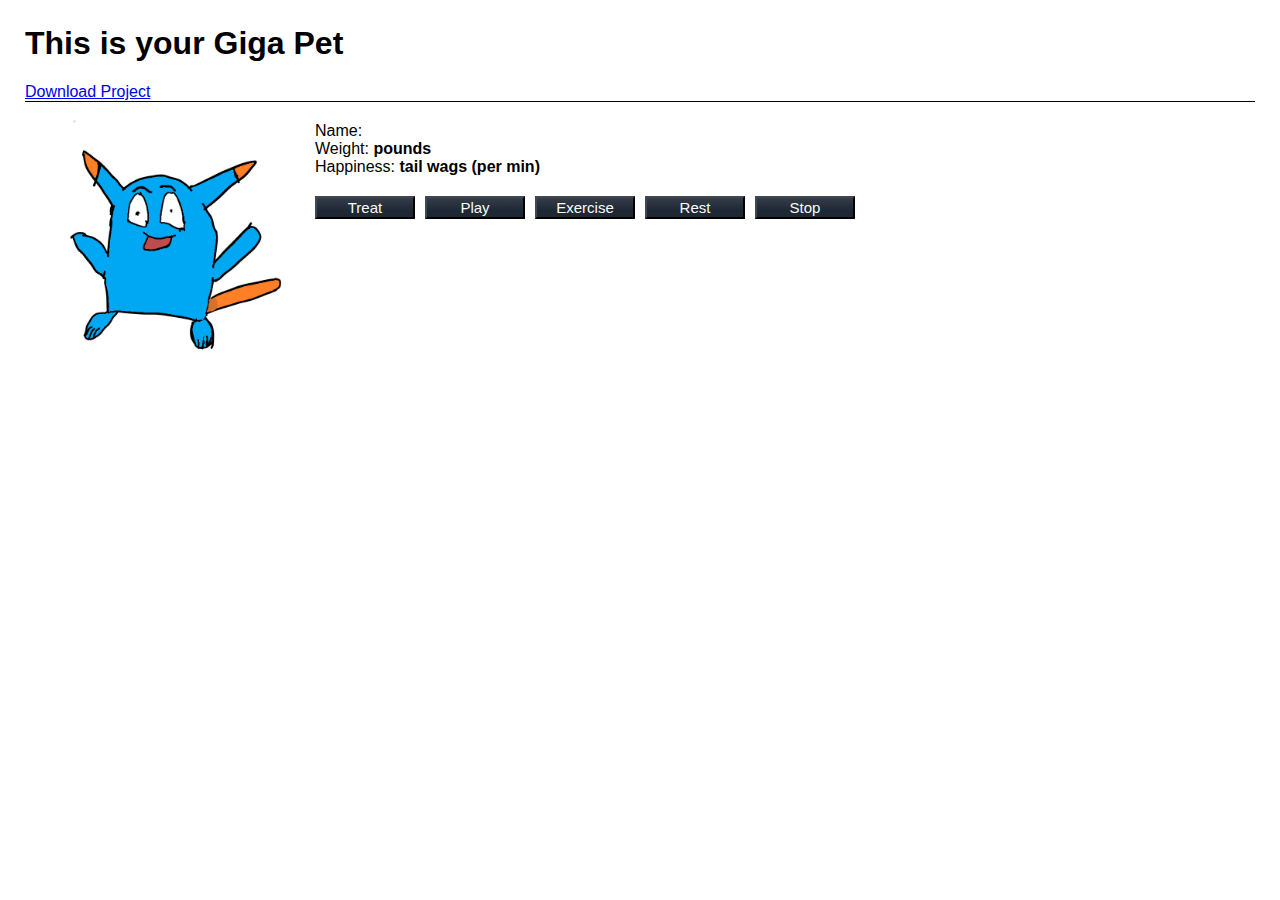
<file: Project2/index.html>
<!DOCTYPE html>
<html>
  <head>
    <title>Your Giga Pet</title>
    <meta name="description" content="484 Project 2">
    <link id="favicon" rel="icon" href="https://glitch.com/edit/favicon-app.ico" type="image/x-icon">
    <meta charset="utf-8">
    <meta http-equiv="X-UA-Compatible" content="IE=edge">
    <meta name="viewport" content="width=device-width, initial-scale=1">
    <script src="script.js" defer></script>
    <link rel="stylesheet" href="style.css">
  </head>
  <body>
    <header>
      <h1>
        This is your Giga Pet
      </h1>

      <a href="danielSanandajProject2.zip" download>Download Project</a>
    </header>

    <main>
      <audio  id="soundEffect">
        <source src="assets/buttonclick.mp3" type="audio/mpeg">
        Your browser does not support the audio element.
        </audio>
      <section class="pet-image-container">
         <!-- Replace pet image with your own pet image -->
        <img class="pet-image" id="pet-image" src="assets/baseGigaPet.png">
      </section>
      <section class="dashboard">
        <div>Name: <strong><span class="name"></span></strong></div>
        <div>Weight: <strong><span class="weight"></span> pounds</strong></div>
        <div>Happiness: <strong><span class="happiness"></span> tail wags (per min)</strong></div>
        <div class="button-container">
          <button onclick="play()" class="treat-button">
            Treat
          </button>
          <button onclick="play()" class="play-button">
            Play
          </button>
          <button onclick="play()" class="exercise-button">
            Exercise
          </button>
          <button onclick="play()" class="rest-button">
            Rest
          </button>
          <button onclick="play()" class="stop-button">
            Stop
          </button>
        </div>
      </section>
      <section class="notification-area-container">
        <span class="notification">

        </span>
      </section>
    </main>

    <!-- Your web-app is https, so your scripts need to be too -->
    <script src="https://code.jquery.com/jquery-2.2.1.min.js"
            integrity="sha256-gvQgAFzTH6trSrAWoH1iPo9Xc96QxSZ3feW6kem+O00="
            crossorigin="anonymous"></script>
  </body>
</html>
</file>
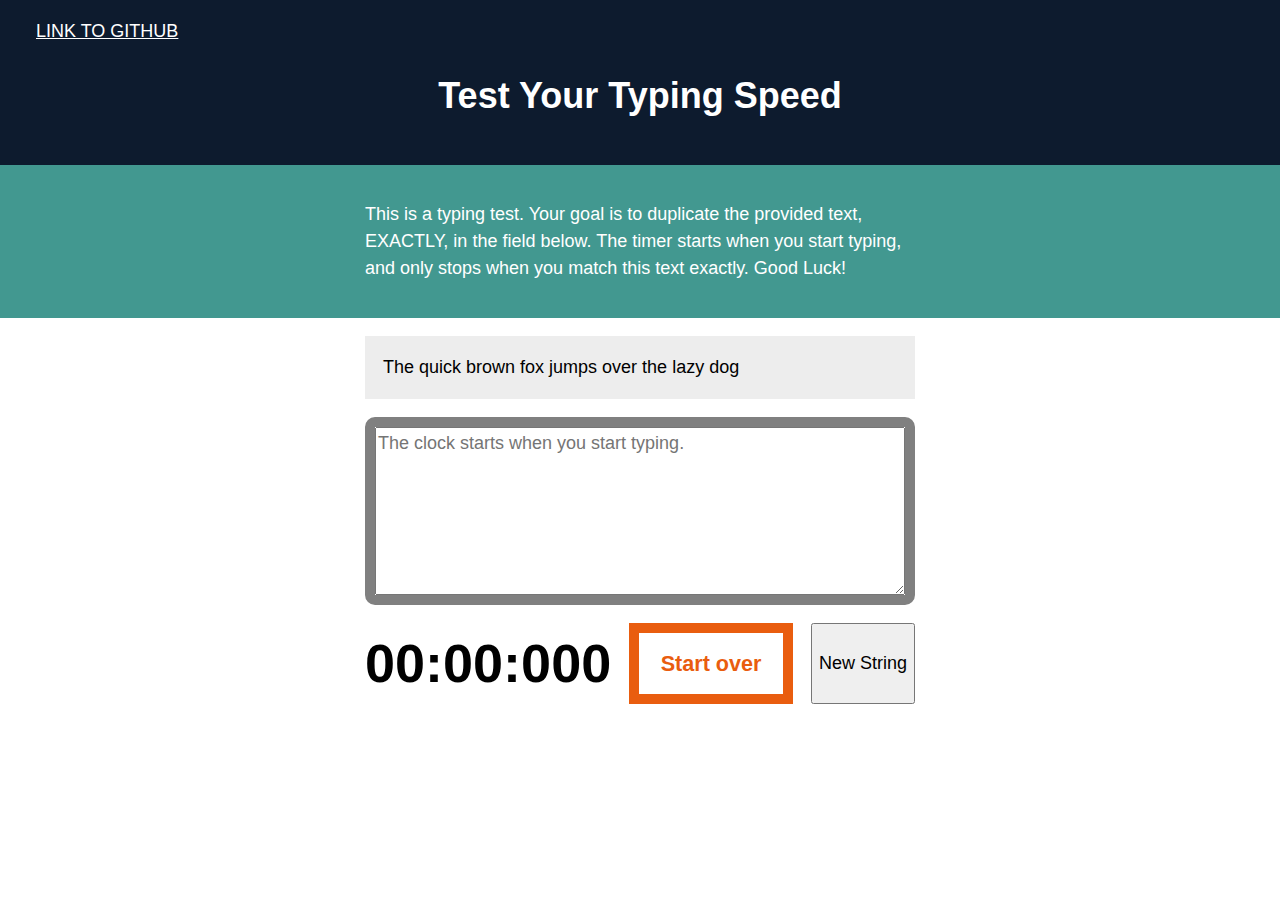
<file: Project3/index.html>
<!DOCTYPE html>
<html lang="en-US">

<head>
    <meta charset="UTF-8">
    <meta name="viewport" content="width=device-width, initial-scale=1">
    <title>Timed Typing Test App</title>
    <!--
    <link rel="stylesheet" href="//fonts.googleapis.com/css?family=Source+Sans+Pro:400,400i,700,700i,900,900i" type="text/css" media="all">
    -->
    <link rel="stylesheet" href="style.css">
</head>

<body>
    <header class="masthead">
        <a href="https://github.com/Dund0/danielsanandajwebsite/tree/master/Project3" target="_blank">LINK TO GITHUB</a>
        <h1>Test Your Typing Speed</h1>
    </header>
    <main class="main">
        <article class="intro">
            <p>This is a typing test. Your goal is to duplicate the provided text, EXACTLY, in the field below. The timer starts when you start typing, and only stops when you match this text exactly. Good Luck!</p>
        </article><!-- .intro -->
        <section class="test-area">
            <div id="origin-text">
                <p></p>
            </div><!-- #origin-text -->

            <div class="test-wrapper">
                <textarea id="test-area" name="textarea" rows="6" placeholder="The clock starts when you start typing."></textarea>
            </div><!-- .test-wrapper -->

            <div class="meta">
                <section id="clock">
                    <div class="timer">00:00:000</div>
                </section>

                <button id="reset">Start over</button>

                <button id="new">New String</button>
            </div><!-- .meta -->

            <div>
                <section class="meta">
                    <p id="errors"></p>
                </section>
            </div>
            <div>
                <section>
                    <p id="wpm"></p>
                </section>
            </div>
        </section><!-- .test-area -->
    </main>

    <script src="script.js" async></script>
</body>

</html>
</file>
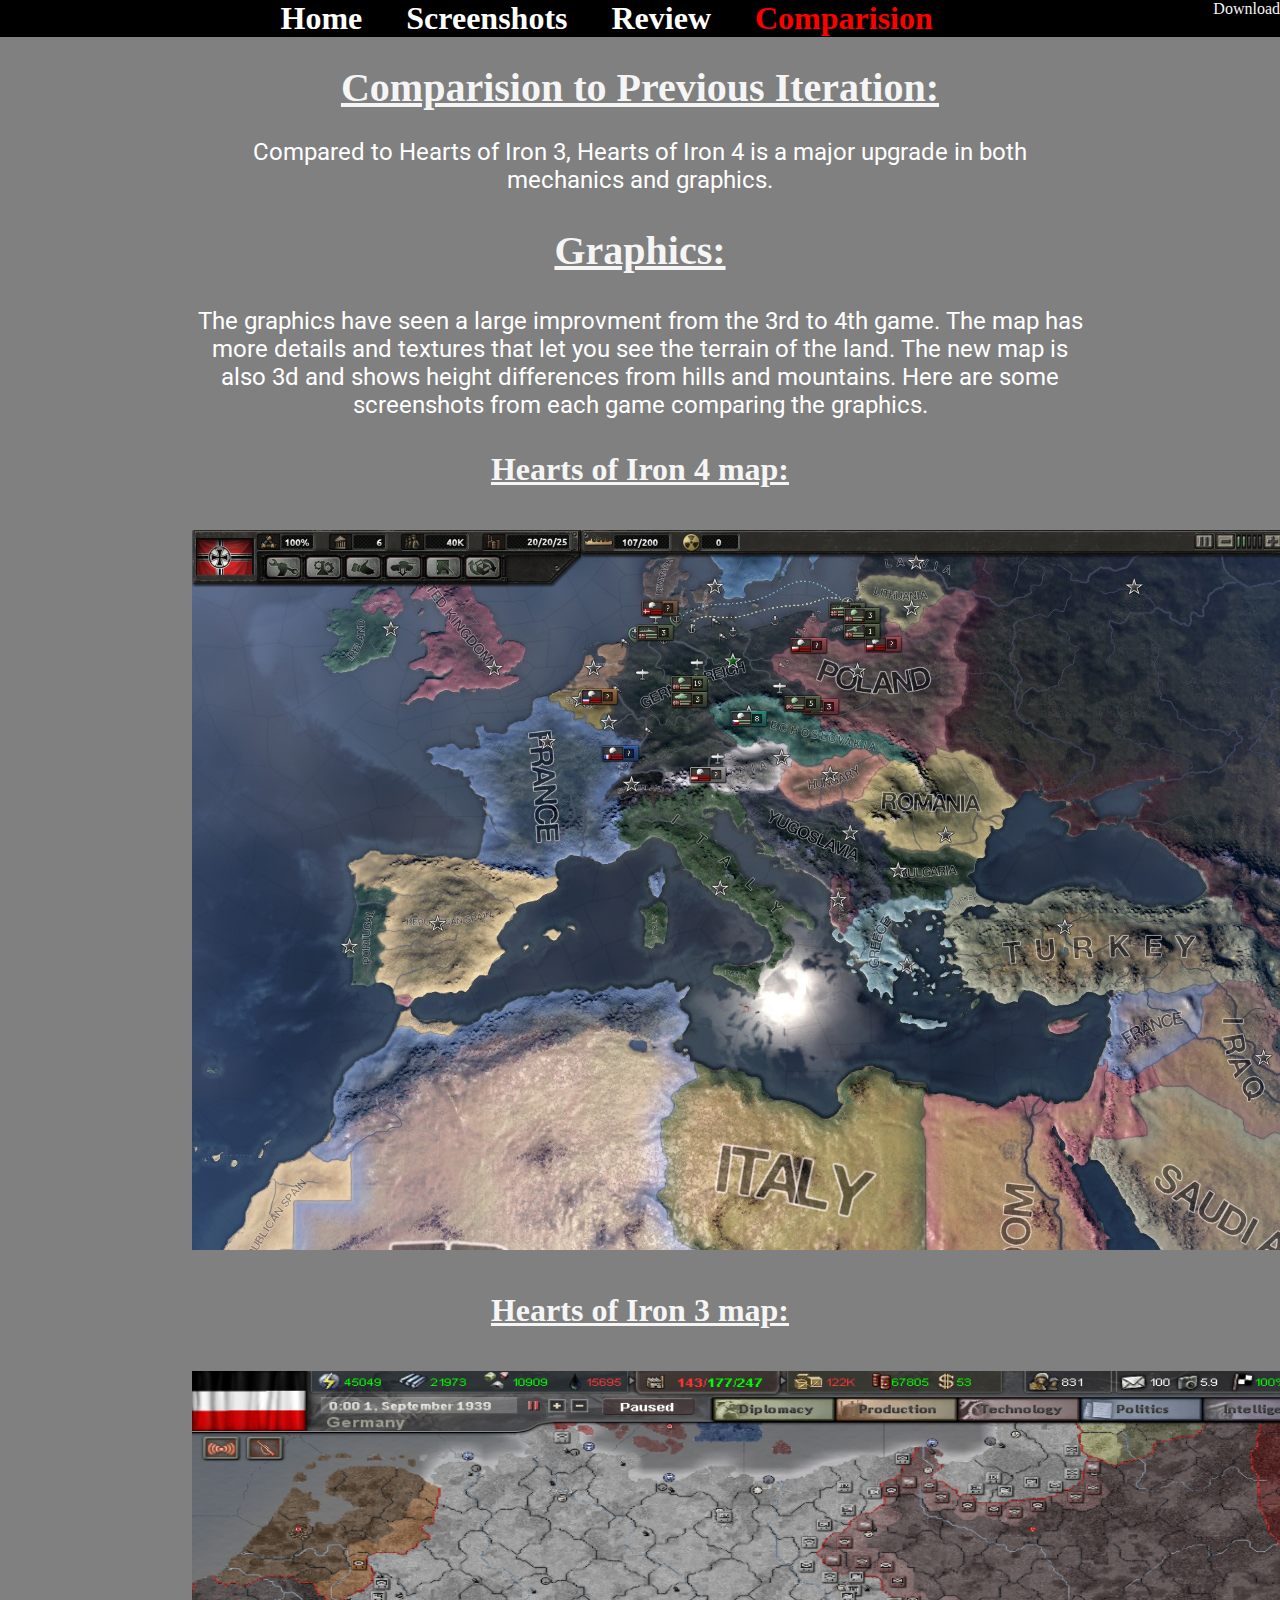
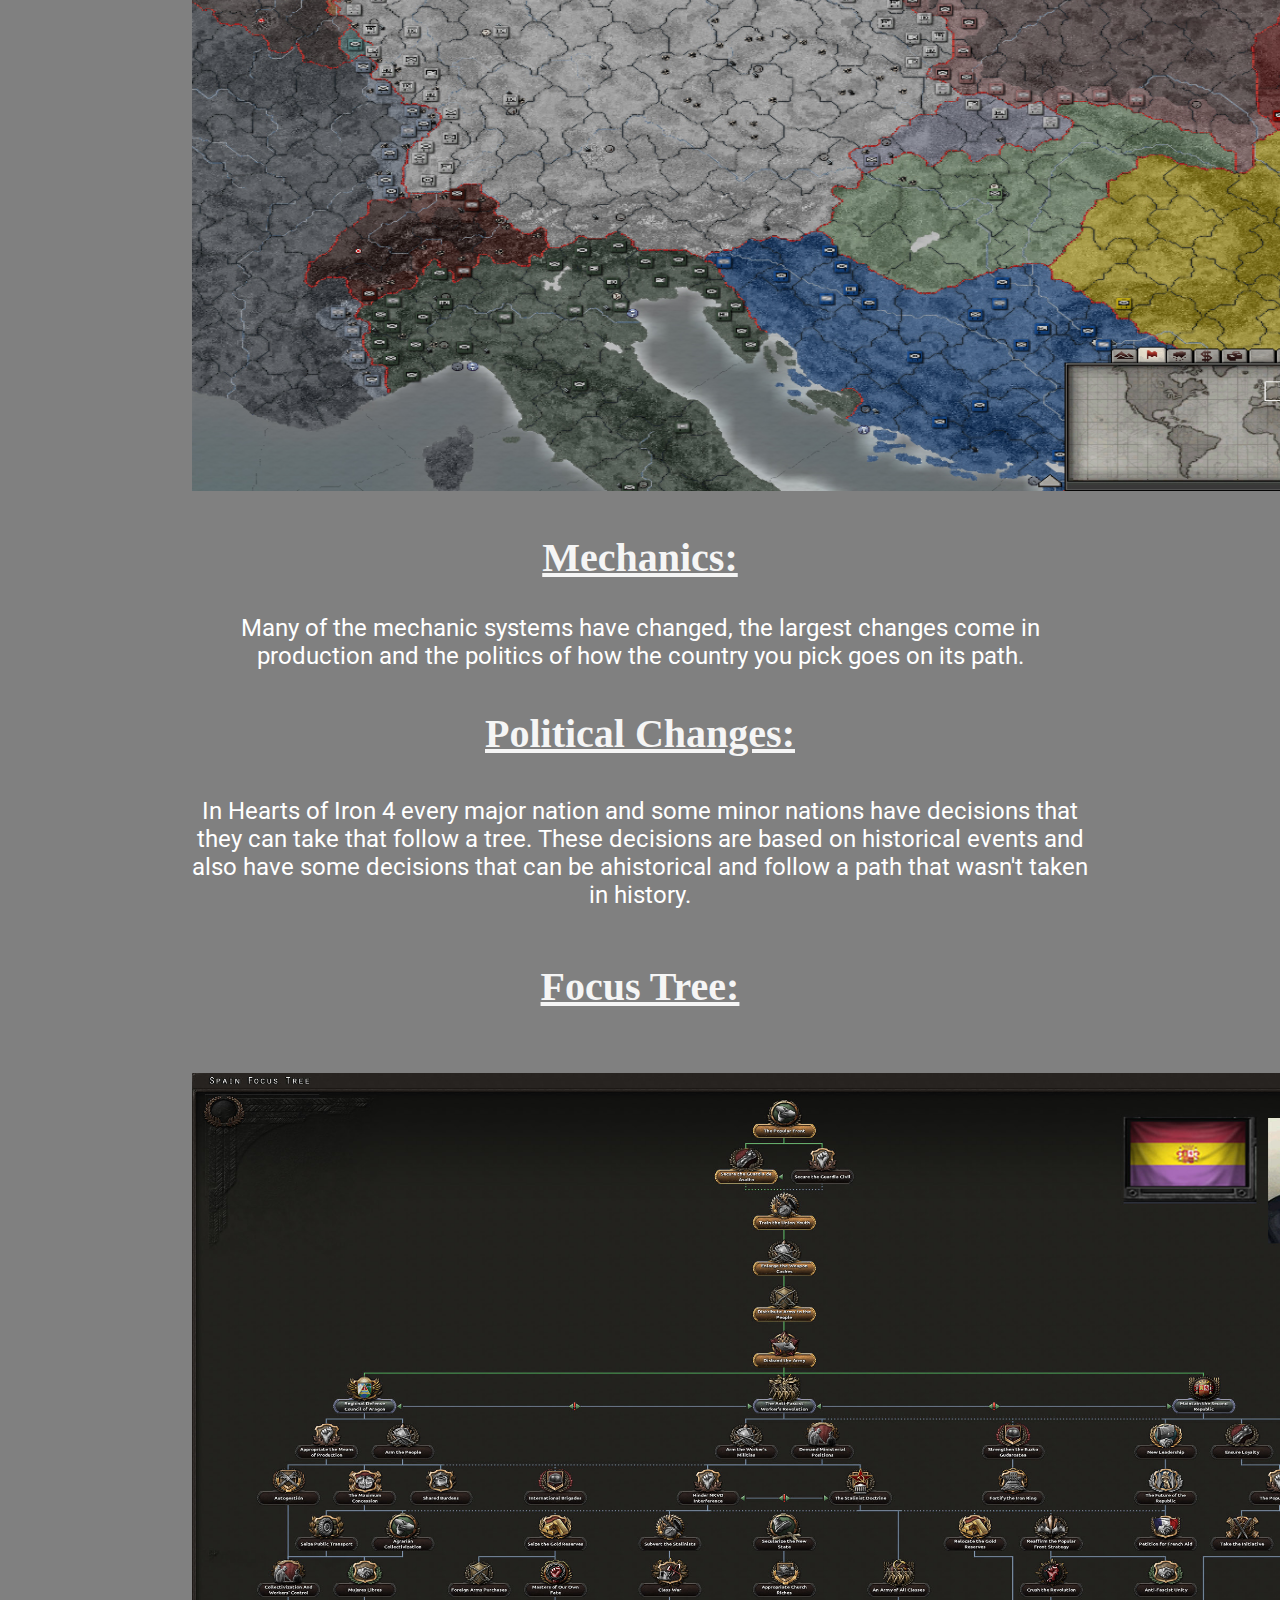
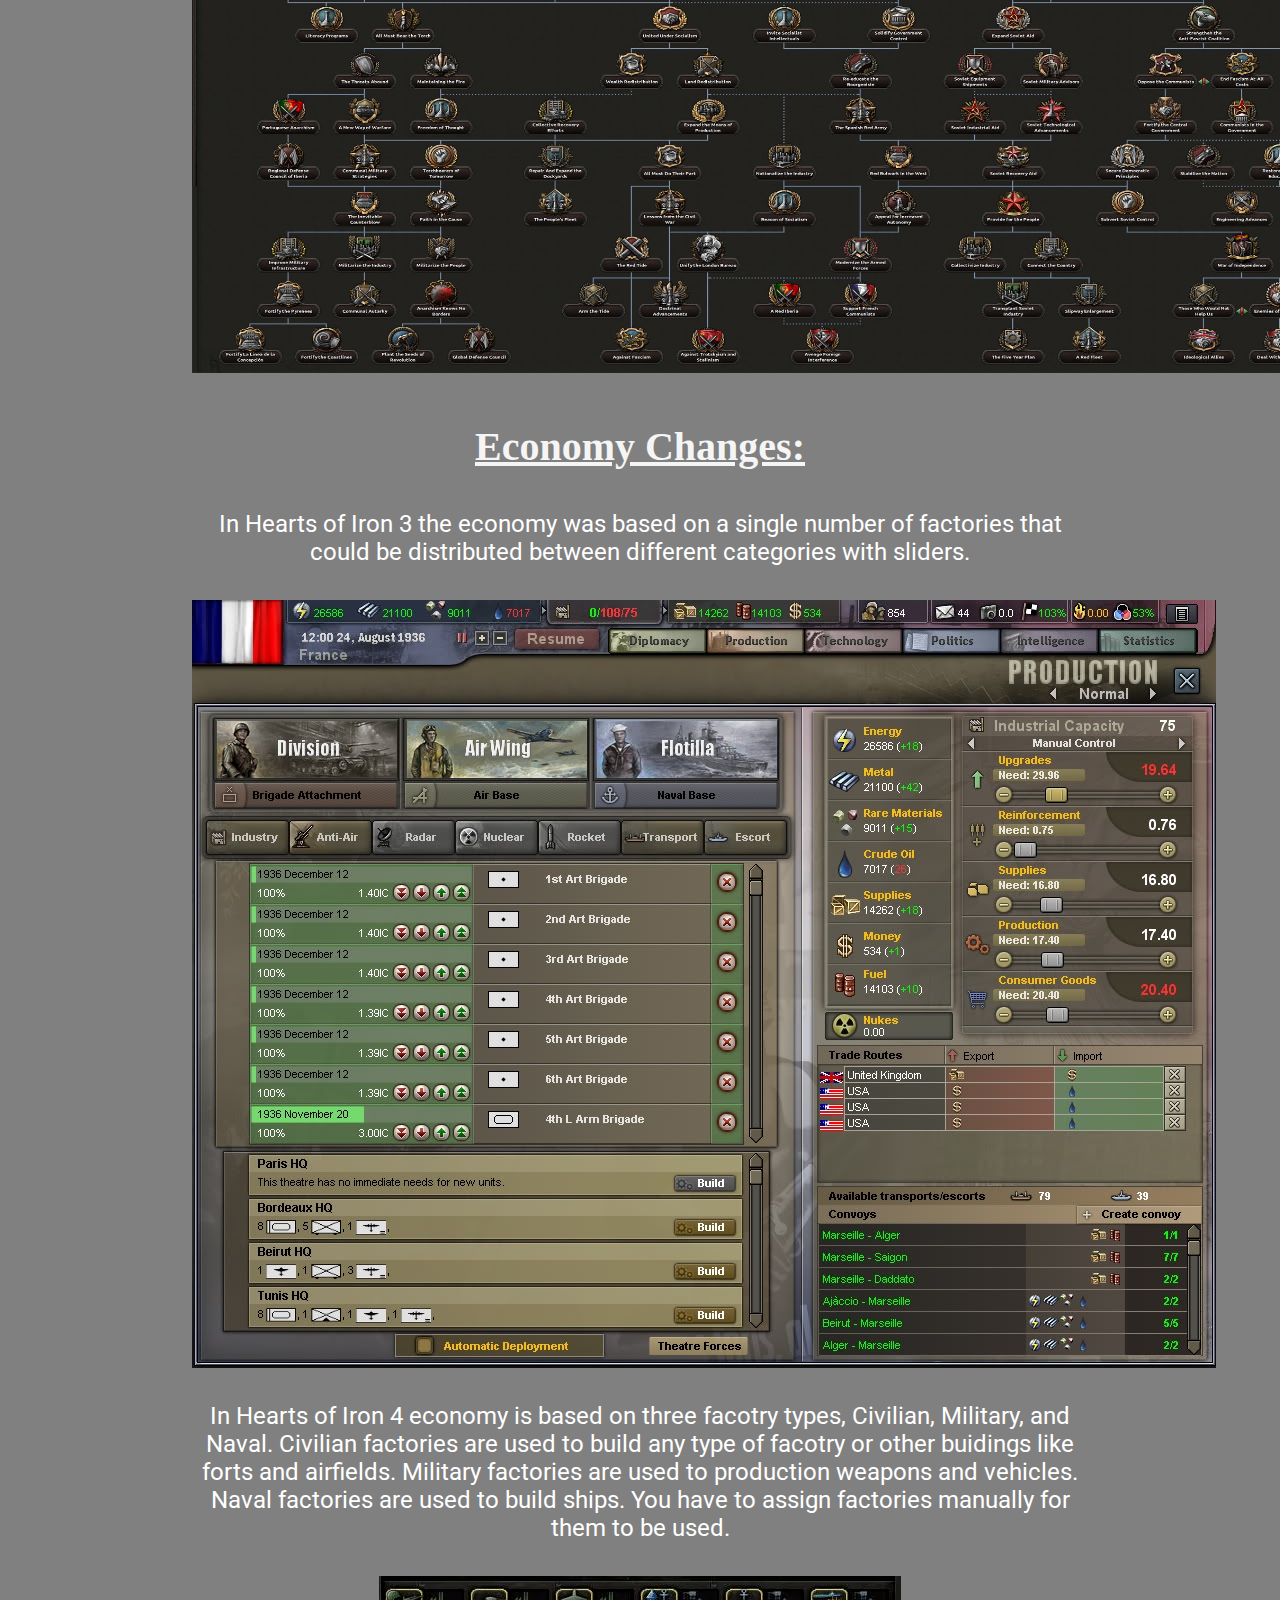
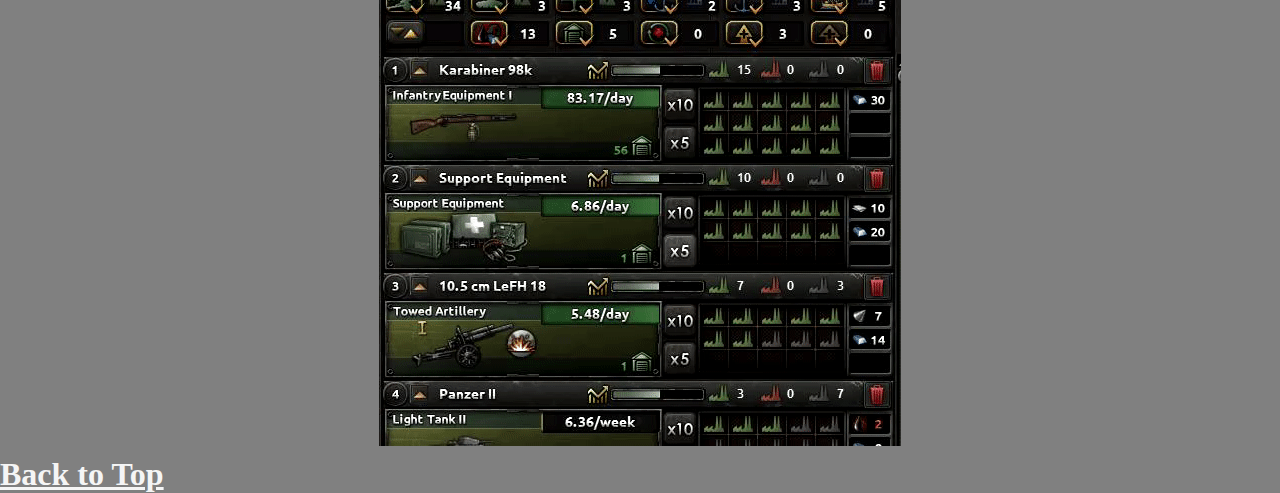
<file: Project1/comparision.html>
<!DOCTYPE html>
<html>
    <head>
        <!--link css files-->
        <link rel="stylesheet" type="text/css" href="styles.css">
        <title>
            Hearts of Iron 4 by Daniel Sanandaj
        </title>
        <!--create title picture-->
        <link rel="icon" href="assets\titleLogo.png" type = "image/x-icon">
        <!--link google font-->
        <link href="https://fonts.googleapis.com/css?family=Roboto&display=swap" rel="stylesheet">
    </head>
    
    <body>
        <div class="topBar" role="banner">
            <header>
                <!--navigation bar-->
                <nav class="NavBar" role="navigation">
                    <ul id="menu">
                        <li><a class="NavBarItem" href="index.html">Home</a></li>
                        <li><a class="NavBarItem" href="screenshots.html">Screenshots</a></li>
                        <li><a class="NavBarItem" href="review.html">Review</a></li>
                        <li><a class="NavBarItemCurrent" href="comparision.html">Comparision</a></li>
                        <!--Link to download files-->
                        <li><a class="NavBarItemRight" href="Project1DanielSanandaj.zip" download>Download</a></li>
                    </ul>
                </nav>
            </header>
        </div>

        <div class="mainBody">
            <div class="description">
                <h1 class="descriptionTitle">Comparision to Previous Iteration:</h1>
                <p class="descriptionText">Compared to Hearts of Iron 3, Hearts of Iron 4 is a major upgrade in both mechanics and graphics.</p>
            </div>
            <div class="description">
                <h2 class="descriptionTitle">Graphics:</h2>
                <p class="descriptionText">The graphics have seen a large improvment from the 3rd to 4th game. The map has more details and textures that let you see the terrain of the land. The new map is also 3d and shows height differences from hills and mountains. Here are some screenshots from each game comparing the graphics. </p>
                <h3 class="descriptionTitleSmall">Hearts of Iron 4 map:</h3>
                <img class="screenshotImgs" src="assets/hoi4map.jpg" alt="Hearts of Iron 4" width="1280" height="720">
                <h3 class="descriptionTitleSmall">Hearts of Iron 3 map:</h3>
                <img class="screenshotImgs" src="assets/hoi3map.jpg" alt="Hearts of Iron 3" width="1280" height="720">
                <h2 class="descriptionTitle">Mechanics:</h2>
                <p class="descriptionText">Many of the mechanic systems have changed, the largest changes come in production and the politics of how the country you pick goes on its path.  </p>
                <h3 class="descriptionTitle">Political Changes:</h3>
                <p class="descriptionText">In Hearts of Iron 4 every major nation and some minor nations have decisions that they can take that follow a tree. These decisions are based on historical events and also have some decisions that can be ahistorical and follow a path that wasn't taken in history.</p>
                <h4 class="descriptionTitle">Focus Tree:</h4>
                <img class="screenshotImgs" src="assets/hoi4focustree.jpg" alt="Hearts of Iron 4" width="1280" height="900">
                <h3 class="descriptionTitle">Economy Changes:</h3>
                <p class="descriptionText">In Hearts of Iron 3 the economy was based on a single number of factories that could be distributed between different categories with sliders.</p>
                <img class="screenshotImgs" src="assets/hoi3production.jpg" alt="Hearts of Iron 3">
                <p class="descriptionText">In Hearts of Iron 4 economy is based on three facotry types, Civilian, Military, and Naval. Civilian factories are used to build any type of facotry or other buidings like forts and airfields. Military factories are used to production weapons and vehicles. Naval factories are used to build ships. You have to assign factories manually for them to be used.</p>
                <img class="screenshotImgs" src="assets/hoi4production.gif" alt="Hearts of Iron 4" >
            </div>
        </div>

        <footer>
            <a class="descriptionTitleSmall" href="#top">Back to Top</a>
        </footer>
    </body>
</html>
</file>
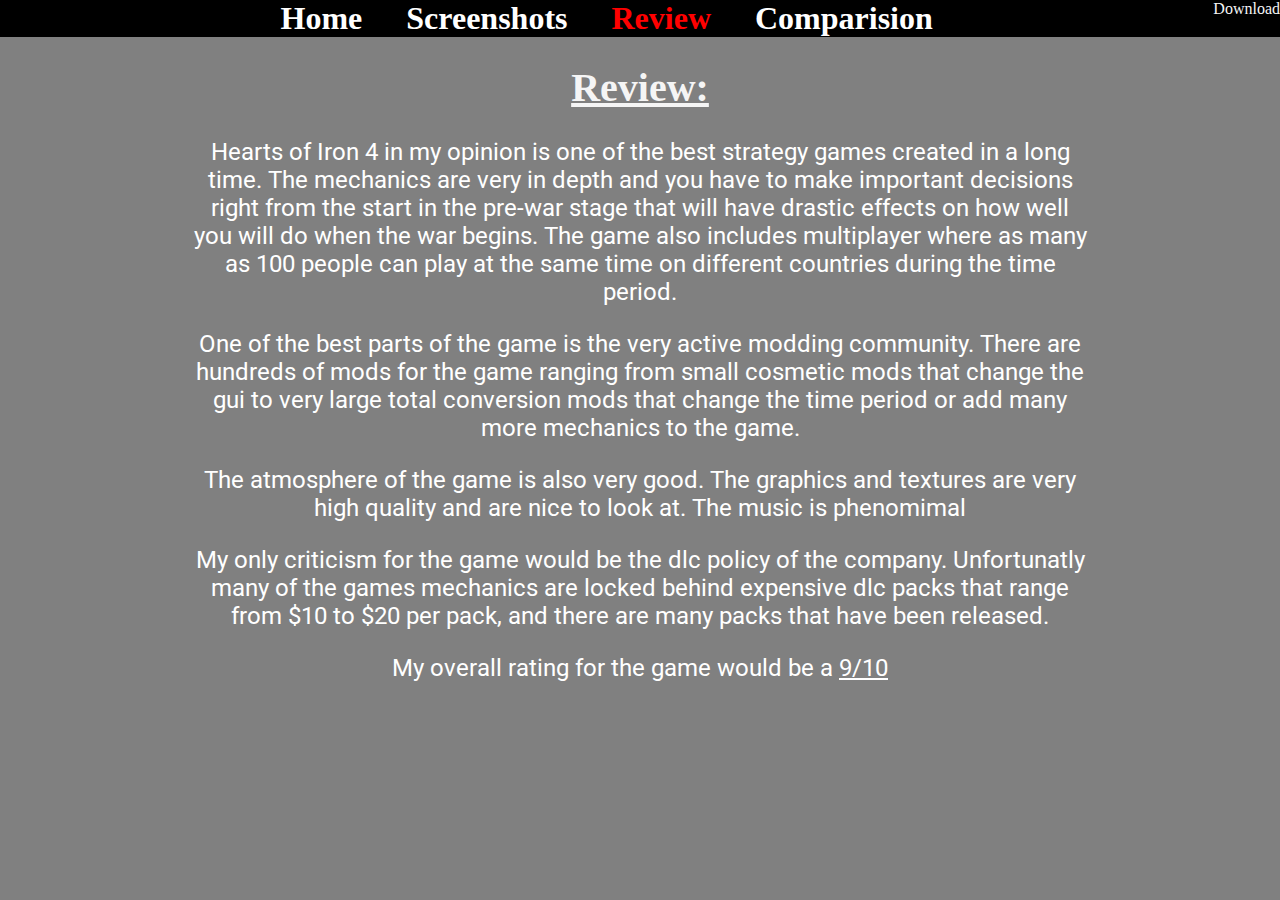
<file: Project1/review.html>
<!DOCTYPE html>
<html>
    <head>
        <!--link css files-->
        <link rel="stylesheet" type="text/css" href="styles.css">
        <title>
            Hearts of Iron 4 by Daniel Sanandaj
        </title>
        <!--create title picture-->
        <link rel="icon" href="assets\titleLogo.png" type = "image/x-icon">
        <!--link google font-->
        <link href="https://fonts.googleapis.com/css?family=Roboto&display=swap" rel="stylesheet">
    </head>
    
    <body>
        <div class="topBar" role="banner">
            <header>
                <!--navigation bar-->
                <nav class="NavBar" role="navigation">
                    <ul id="menu">
                        <li><a class="NavBarItem" href="index.html">Home</a></li>
                        <li><a class="NavBarItem" href="screenshots.html">Screenshots</a></li>
                        <li><a class="NavBarItemCurrent" href="review.html">Review</a></li>
                        <li><a class="NavBarItem" href="comparision.html">Comparision</a></li>
                        <!--Link to download files-->
                        <li><a class="NavBarItemRight" href="Project1DanielSanandaj.zip" download>Download</a></li>
                    </ul>
                </nav>
            </header>
        </div>

        <div class="mainBody">
            <div class="description">
                <h1 class="descriptionTitle"> Review: </h1>
                <p class="descriptionText"> Hearts of Iron 4 in my opinion is one of the best strategy games created in a long time. The mechanics are very in depth and you have to make important decisions right from the start in the pre-war stage that will have drastic effects on how well you will do when the war begins. The game also includes multiplayer where as many as 100 people can play at the same time on different countries during the time period. </p>
                <p class="descriptionText"> One of the best parts of the game is the very active modding community. There are hundreds of mods for the game ranging from small cosmetic mods that change the gui to very large total conversion mods that change the time period or add many more mechanics to the game. </p>
                <p class="descriptionText"> The atmosphere of the game is also very good. The graphics and textures are very high quality and are nice to look at. The music is phenomimal  </p>
                <p class="descriptionText"> My only criticism for the game would be the dlc policy of the company. Unfortunatly many of the games mechanics are locked behind expensive dlc packs that range from $10 to $20 per pack, and there are many packs that have been released.</p>
                <p class="descriptionText"> My overall rating for the game would be a <u> 9/10</u> </p>
            </div>
        </div>
    </body>
</html>
</file>
<file: Project2/style.css>
* {
    box-sizing: border-box;
  }
  
  body {
    font-family: helvetica, arial, sans-serif;
    margin: 25px;
  }
  
  main {
    display:block;
    height:175px;
  }
  
  header {
    border-bottom: 1px solid black;
  }
  
  h1 {
    font-weight: bold;
    color: #000;
  }
  
  .bold {
    font-weight: bold;
  }
  
  p {
    max-width: 600px;
  }
  
  
  li {
    margin-bottom: 5px;
  }
  
  footer {
    padding-top: 25px;
    border-top: 1px solid black;
  }
  
  footer a {
    float:left;
    margin:5px;
  }
  
  .pet-image {
    height:250px;
  }
  
  .dashboard div {
    display:block;
  }
  
  .pet-image-container {
    float:left;
    padding:10px;
  }
  
  .dashboard {
    float:left;
    padding:20px;
  }
  
  .notification-area-container {
    width: 100px;
  }

  .button-container {
    margin-top:20px;
  }
  
  .button-container button {
    width: 100px;
      margin-right: 10px;
      text-align: center;
      display: inline-block;
      float: left;
    font-size:15px;
    background-color: #1e2835;
    border-color: #404853;
    cursor:pointer;
    background-image: linear-gradient(to bottom,rgba(246,246,246,.1)0%,rgba(30,40,53,0)66%);
    color: #fafafa;
  }
</file>
<file: Project3/style.css>
/*--------------------------------------------------------------
Typography
--------------------------------------------------------------*/

body,
button,
input,
select,
textarea {
	font-family: 'Source Sans Pro', 'Helvetica', Arial, sans-serif;
	font-size: 18px;
	line-height: 1.5;
}

h1,
h2,
h3,
h4,
h5,
h6 {
	clear: both;
}

p {
	margin-bottom: 1.5em;
}

b,
strong {
	font-weight: bold;
}

dfn,
cite,
em,
i {
	font-style: italic;
}

blockquote {
	margin: 0 1.5em;
}

address {
	margin: 0 0 1.5em;
}

pre {
	background: #eee;
	font-family: "Courier 10 Pitch", Courier, monospace;
	font-size: 15px;
	font-size: 1.5rem;
	line-height: 1.6;
	margin-bottom: 1.6em;
	max-width: 100%;
	overflow: auto;
	padding: 1.6em;
}

code,
kbd,
tt,
var {
	font: 15px Monaco, Consolas, "Andale Mono", "DejaVu Sans Mono", monospace;
}

abbr,
acronym {
	border-bottom: 1px dotted #666;
	cursor: help;
}

mark,
ins {
	background: #fff9c0;
	text-decoration: none;
}

sup,
sub {
	font-size: 75%;
	height: 0;
	line-height: 0;
	position: relative;
	vertical-align: baseline;
}

sup {
	bottom: 1ex;
}

sub {
	top: .5ex;
}

small {
	font-size: 75%;
}

big {
	font-size: 125%;
}

/*--------------------------------------------------------------
Layout
--------------------------------------------------------------*/
body {
    margin: 0;
    padding: 0;
}

.masthead {
    padding: 1em 2em;
    background-color: #0D1B2E;
    color: white;
}

.masthead h1 {
    text-align: center;
}

.masthead a {
    text-decoration: underline;
    color: white;
}

.intro {
    padding: 2em 2em;
    color: #ffffff;
    background: #429890;
}


.intro p,
.test-area {
    margin: 0 auto;
    max-width: 550px;
}

.test-area {
    margin-bottom: 4em;
    padding: 0 2em;
}

.test-wrapper {
    border: 10px solid grey;
    border-radius: 10px;
}

#origin-text {
    margin: 1em 0;
    padding: 1em 1em 0;
    background-color: #ededed;
}

#origin-text p {
    margin: 0;
    padding-bottom: 1em;
    user-select: none;
}

.test-wrapper {
    display: flex;
}

.test-wrapper textarea {
    flex: 1;
}

.meta {
    margin-top: 1em;
    display: flex;
    justify-content: space-between;
    flex-wrap: wrap;
}

.timer {
    font-size: 3em;
    font-weight: bold;
}

#reset {
    padding: .5em 1em;
    font-size: 1.2em;
    font-weight: bold;
    color: #E95D0F;
    background: white ;
    border: 10px solid #E95D0F;
}

#reset:hover {
    color: white;
    background-color: #E95D0F;
}

#errors {
    font-size: 2em;
    margin-bottom: 0;
}

#wpm {
    margin-top: 0;
    font-size: 2em;
}
</file>
<file: Project1/styles.css>
/*set default font to roboto*/
html {
    font-family: 'Roboto', ;
}

/*set background color to gray and margins to the edges of the browser*/
body {
    margin: 0;
    padding: 0;
    background-color: gray;
}

/*set the topbar and give it black background*/
.topBar {
    box-sizing: border-box;
    margin: 0;
    margin-bottom: 0;
    padding: 0;
    flex-direction: row;
    background-color: black;
}

/*set nav bar to the edges of the browser*/
.NavBar {
    margin: 0;
    padding: 0;
}

/*align navbar list to center*/
.NavBar ul {
    list-style-type: none;
    margin: 0;
    padding: 0;
    text-align: center;
}

/*navbar list item text color and font size*/
.NavBar li {
    display: inline;
    text-decoration: none;
    color: white;
}

/*navbar item padding color padding and font size*/
.NavBarItem {
    margin: 0;
    padding-right: 20px;
    padding-left: 20px;
    display: inline;
    text-decoration: none;
    color: white;
    font-size: 2em;
    font-weight: bold;
}

/*move dl button to right of div*/
.NavBarItemRight {
    float: right;
    text-decoration: none;
    color: whitesmoke;
}

/*give the current page on the navbar color red*/
.NavBarItemCurrent {
    margin: 0;
    padding-right: 20px;
    padding-left: 20px;
    display: inline;
    text-decoration: none;
    color: red;
    font-size: 2em;
    font-weight: bold;
}

/*when hovering over navbar item turn background white*/
.NavBarItem:hover {
    background-color: white;
    color: black;
}

/*didnt need this*/
.mainBody {

}

/*center the logo*/
.MainLogo{
    display: block;
    margin-left: auto;
    margin-right: auto;
    width: fit-content;
}

/*restrict the text divs to not take the full browser*/
.description {
    margin-left: 15%;
    margin-right: 15%;
}

/*large text for titles and underline*/
.descriptionTitle {
    font-weight: bold;
    text-align: center;
    text-decoration: underline;
    color: whitesmoke;
    font-size: 2.5em;
}

/*smaller text for titles adn underline*/
.descriptionTitleSmall {
    font-weight: bold;
    text-align: center;
    text-decoration: underline;
    color: whitesmoke;
    font-size: 2em;
}

/*text style for text*/
.descriptionText {
    font-size: 1.5em;
    color: white;
    text-align: center;
    font-family: 'Roboto', Helvetica, sans-serif;
}

/*center the trailer video*/
.trailerVideo {
    display: block;
    margin-left: auto;
    margin-right: auto;
    width: fit-content; 
}

/*padding for screenshots*/
.screenshotImgs {
    display: block;
    padding-top: 10px;
    padding-bottom: 10px;
    margin-left: auto;
    margin-right: auto;
}

audio {
    float: left;
    margin-top: 0;
}

/*wasnt necessary*/
#menu {

}
</file>
